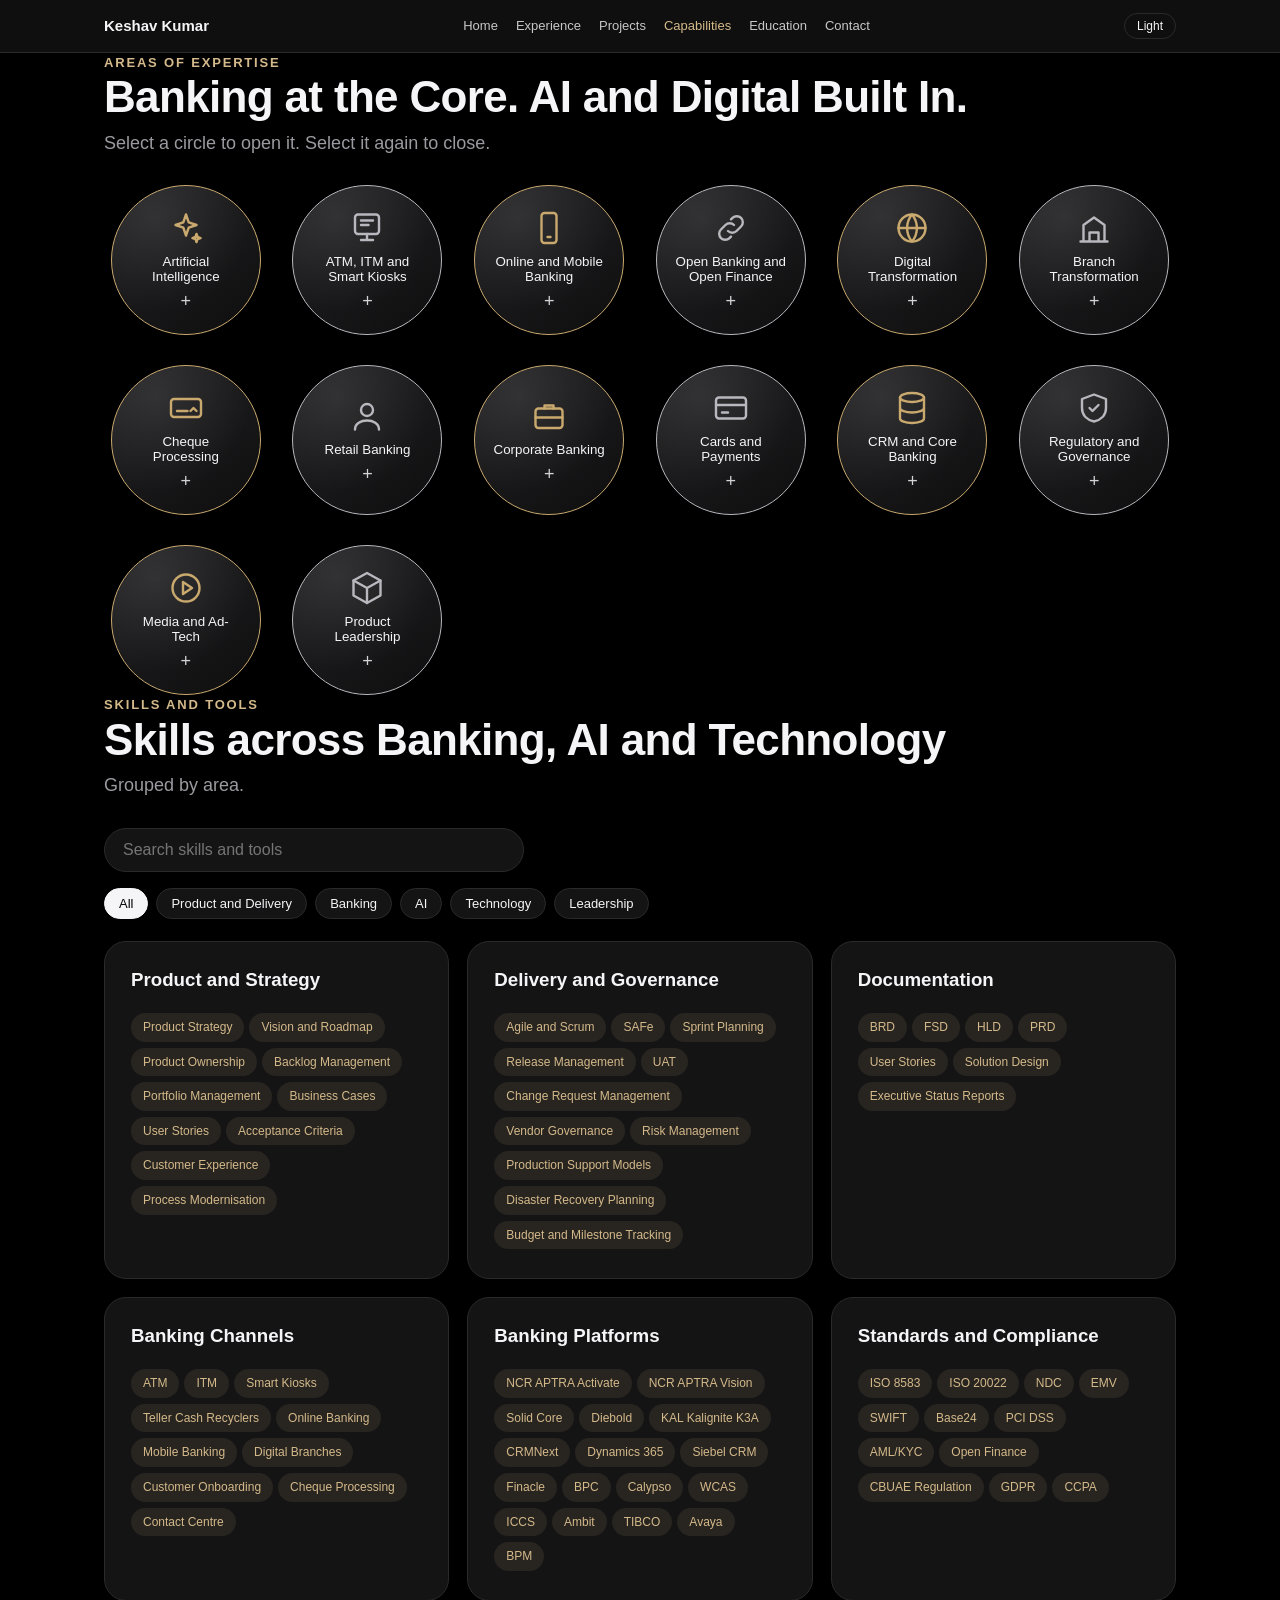
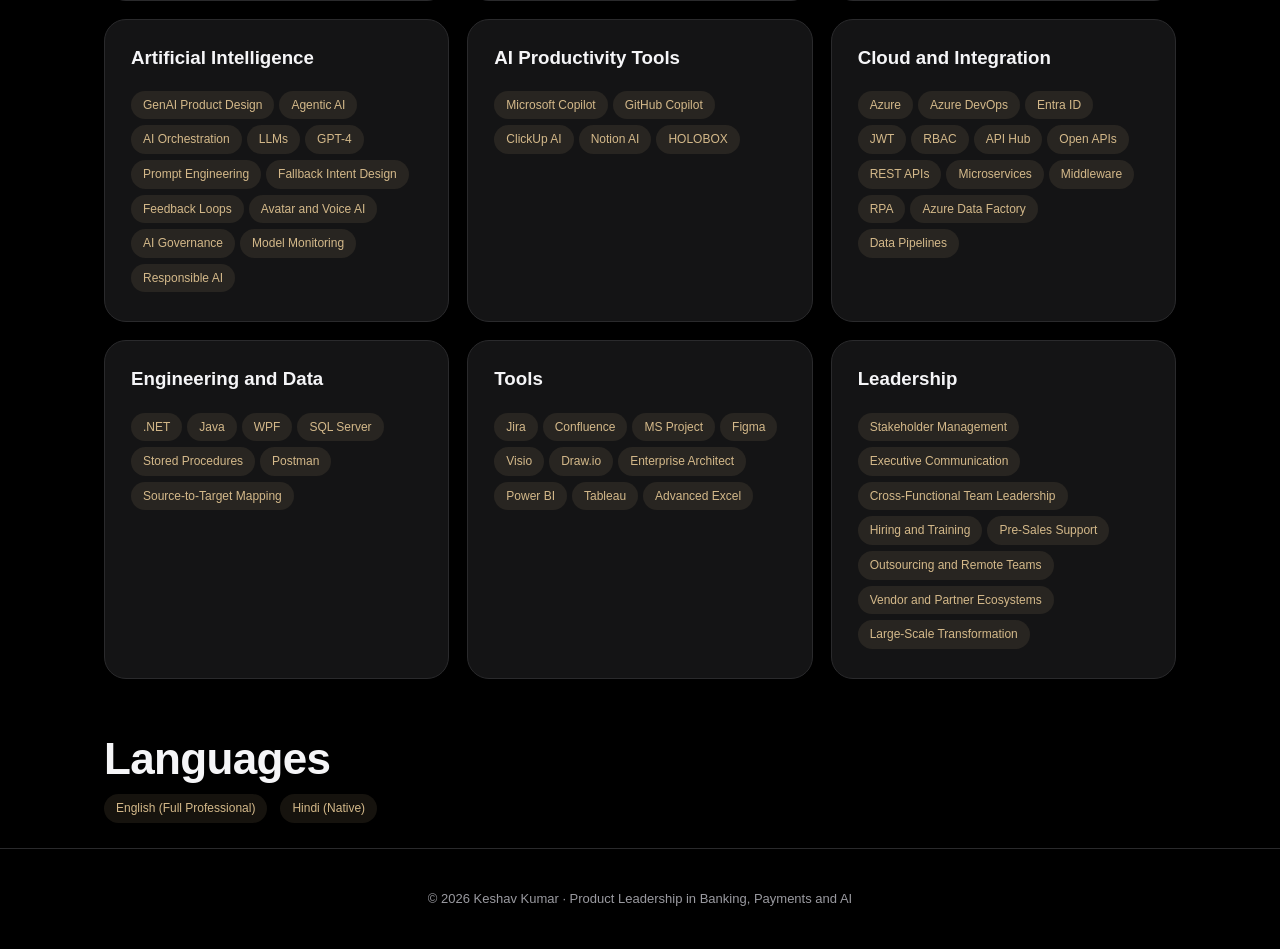
<file: capabilities.html>
<!DOCTYPE html>
<html lang="en" data-theme="dark"><head><meta charset="utf-8"><meta name="viewport" content="width=device-width,initial-scale=1">
<title>Capabilities | Keshav Kumar</title><meta name="description" content="Areas of expertise and skills across banking, AI, technology, product and leadership.">
<link rel="stylesheet" href="assets/style.css"></head>
<body>
<nav class="top"><div class="wrap"><a class="brand" href="index.html">Keshav Kumar</a><div class="links"><a href="index.html">Home</a><a href="experience.html">Experience</a><a href="projects.html">Projects</a><a href="capabilities.html" class="active">Capabilities</a><a href="education.html">Education</a><a href="contact.html">Contact</a></div><button class="toggle" id="themeToggle" type="button">Light</button></div></nav>

<section class="wrap">
  <div class="eyebrow reveal">Areas of Expertise</div>
  <h2 class="section reveal">Banking at the Core. AI and Digital Built In.</h2>
  <p class="sub reveal">Select a circle to open it. Select it again to close.</p>
  <div class="orbs"><button class="orb reveal" type="button" style="--c1:#5e5ce6;--c2:#bf5af2" data-src="src-ai" aria-expanded="false" aria-controls="orbPanel"><svg viewBox="0 0 24 24" aria-hidden="true"><path d="M12 3l1.8 5.2L19 10l-5.2 1.8L12 17l-1.8-5.2L5 10l5.2-1.8z"/><path d="M19 16l.7 2 2 .7-2 .7-.7 2-.7-2-2-.7 2-.7z"/></svg><span>Artificial Intelligence</span><span class="plus">+</span></button><button class="orb reveal" type="button" style="--c1:#0a84ff;--c2:#64d2ff" data-src="src-atm" aria-expanded="false" aria-controls="orbPanel"><svg viewBox="0 0 24 24" aria-hidden="true"><rect x="4" y="3" width="16" height="13" rx="2"/><path d="M8 7h8M8 10h5M12 16v4M8 20h8"/></svg><span>ATM, ITM and Smart Kiosks</span><span class="plus">+</span></button><button class="orb reveal" type="button" style="--c1:#30d158;--c2:#66d4cf" data-src="src-mobile" aria-expanded="false" aria-controls="orbPanel"><svg viewBox="0 0 24 24" aria-hidden="true"><rect x="7" y="2" width="10" height="20" rx="2"/><path d="M11 18h2"/></svg><span>Online and Mobile Banking</span><span class="plus">+</span></button><button class="orb reveal" type="button" style="--c1:#64d2ff;--c2:#0a84ff" data-src="src-open" aria-expanded="false" aria-controls="orbPanel"><svg viewBox="0 0 24 24" aria-hidden="true"><path d="M10 14a4 4 0 005.7 0l3-3a4 4 0 00-5.7-5.7l-1 1"/><path d="M14 10a4 4 0 00-5.7 0l-3 3a4 4 0 005.7 5.7l1-1"/></svg><span>Open Banking and Open Finance</span><span class="plus">+</span></button><button class="orb reveal" type="button" style="--c1:#ff9f0a;--c2:#ffd60a" data-src="src-digital" aria-expanded="false" aria-controls="orbPanel"><svg viewBox="0 0 24 24" aria-hidden="true"><circle cx="12" cy="12" r="9"/><path d="M3 12h18M12 3a14 14 0 010 18M12 3a14 14 0 000 18"/></svg><span>Digital Transformation</span><span class="plus">+</span></button><button class="orb reveal" type="button" style="--c1:#ff375f;--c2:#ff9f0a" data-src="src-branch" aria-expanded="false" aria-controls="orbPanel"><svg viewBox="0 0 24 24" aria-hidden="true"><path d="M3 21h18M5 21V10l7-5 7 5v11M9 21v-6h6v6"/></svg><span>Branch Transformation</span><span class="plus">+</span></button><button class="orb reveal" type="button" style="--c1:#ac8e68;--c2:#ffd60a" data-src="src-cheque" aria-expanded="false" aria-controls="orbPanel"><svg viewBox="0 0 24 24" aria-hidden="true"><rect x="2" y="6" width="20" height="12" rx="2"/><path d="M6 14h7M15 14l2-2 2 2"/></svg><span>Cheque Processing</span><span class="plus">+</span></button><button class="orb reveal" type="button" style="--c1:#0a84ff;--c2:#5e5ce6" data-src="src-retail" aria-expanded="false" aria-controls="orbPanel"><svg viewBox="0 0 24 24" aria-hidden="true"><circle cx="12" cy="8" r="4"/><path d="M4 21c0-4 4-6 8-6s8 2 8 6"/></svg><span>Retail Banking</span><span class="plus">+</span></button><button class="orb reveal" type="button" style="--c1:#636366;--c2:#8e8e93" data-src="src-corporate" aria-expanded="false" aria-controls="orbPanel"><svg viewBox="0 0 24 24" aria-hidden="true"><rect x="3" y="7" width="18" height="13" rx="2"/><path d="M9 7V5h6v2M3 13h18"/></svg><span>Corporate Banking</span><span class="plus">+</span></button><button class="orb reveal" type="button" style="--c1:#bf5af2;--c2:#ff375f" data-src="src-payments" aria-expanded="false" aria-controls="orbPanel"><svg viewBox="0 0 24 24" aria-hidden="true"><rect x="2" y="5" width="20" height="14" rx="2"/><path d="M2 10h20M6 15h4"/></svg><span>Cards and Payments</span><span class="plus">+</span></button><button class="orb reveal" type="button" style="--c1:#32ade6;--c2:#30d158" data-src="src-crm" aria-expanded="false" aria-controls="orbPanel"><svg viewBox="0 0 24 24" aria-hidden="true"><ellipse cx="12" cy="5" rx="8" ry="3"/><path d="M4 5v14c0 1.7 3.6 3 8 3s8-1.3 8-3V5M4 12c0 1.7 3.6 3 8 3s8-1.3 8-3"/></svg><span>CRM and Core Banking</span><span class="plus">+</span></button><button class="orb reveal" type="button" style="--c1:#30d158;--c2:#0a84ff" data-src="src-gov" aria-expanded="false" aria-controls="orbPanel"><svg viewBox="0 0 24 24" aria-hidden="true"><path d="M12 3l8 3v6c0 5-3.5 8-8 9-4.5-1-8-4-8-9V6z"/><path d="M9 12l2 2 4-4"/></svg><span>Regulatory and Governance</span><span class="plus">+</span></button><button class="orb reveal" type="button" style="--c1:#ff9f0a;--c2:#ff375f" data-src="src-media" aria-expanded="false" aria-controls="orbPanel"><svg viewBox="0 0 24 24" aria-hidden="true"><circle cx="12" cy="12" r="9"/><path d="M10 8l6 4-6 4z"/></svg><span>Media and Ad-Tech</span><span class="plus">+</span></button><button class="orb reveal" type="button" style="--c1:#5e5ce6;--c2:#0a84ff" data-src="src-product" aria-expanded="false" aria-controls="orbPanel"><svg viewBox="0 0 24 24" aria-hidden="true"><path d="M12 2l9 5v10l-9 5-9-5V7z"/><path d="M3 7l9 5 9-5M12 12v10"/></svg><span>Product Leadership</span><span class="plus">+</span></button></div>
  <div class="orb-panel" id="orbPanel" aria-live="polite"></div>
  <div class="orb-src" id="src-ai"><div class="inner"><div class="mini"><svg viewBox="0 0 24 24" aria-hidden="true"><path d="M12 3l1.8 5.2L19 10l-5.2 1.8L12 17l-1.8-5.2L5 10l5.2-1.8z"/><path d="M19 16l.7 2 2 .7-2 .7-.7 2-.7-2-2-.7 2-.7z"/></svg></div><div><button class="closer" type="button" aria-label="Close">×</button><h3 style="margin:4px 0 10px;font-size:28px">Artificial Intelligence</h3><p style="font-size:17px">Agentic AI, GenAI assistants and AI orchestration, designed with clear quality targets, fallback to people and governance from the start. Work includes MAIA at Publicis, HOLOBOX at Ajman Bank and GenAI copilots at ADIB.</p><div><span class="tag ">Agentic AI</span><span class="tag ">AI Orchestration</span><span class="tag ">GPT-4</span><span class="tag ">LLM Copilots</span><span class="tag ">Prompt Engineering</span><span class="tag ">Voice and Video AI</span><span class="tag ">Responsible AI</span></div></div></div></div><div class="orb-src" id="src-atm"><div class="inner"><div class="mini"><svg viewBox="0 0 24 24" aria-hidden="true"><rect x="4" y="3" width="16" height="13" rx="2"/><path d="M8 7h8M8 10h5M12 16v4M8 20h8"/></svg></div><div><button class="closer" type="button" aria-label="Close">×</button><h3 style="margin:4px 0 10px;font-size:28px">ATM, ITM and Smart Kiosks</h3><p style="font-size:17px">Architected ATM, ITM and smart kiosk solutions with robots for financial and non-financial transactions. Worked with all three major self-service platforms: NCR (main), Diebold and KAL.</p><div><span class="tag ">NCR APTRA Activate</span><span class="tag ">NCR APTRA Vision</span><span class="tag ">Diebold</span><span class="tag ">KAL Kalignite K3A</span><span class="tag ">Cash Recycling</span><span class="tag ">Smart Kiosks</span><span class="tag ">Robotics</span></div></div></div></div><div class="orb-src" id="src-mobile"><div class="inner"><div class="mini"><svg viewBox="0 0 24 24" aria-hidden="true"><rect x="7" y="2" width="10" height="20" rx="2"/><path d="M11 18h2"/></svg></div><div><button class="closer" type="button" aria-label="Close">×</button><h3 style="margin:4px 0 10px;font-size:28px">Online and Mobile Banking</h3><p style="font-size:17px">Online and mobile banking products focused on customer onboarding: digital onboarding journeys, QR workflows, SMS alerts, card status and secure transaction controls.</p><div><span class="tag ">Customer Onboarding</span><span class="tag ">Mobile Banking</span><span class="tag ">Online Banking</span><span class="tag ">QR Workflows</span><span class="tag ">SMS Alerts</span></div></div></div></div><div class="orb-src" id="src-open"><div class="inner"><div class="mini"><svg viewBox="0 0 24 24" aria-hidden="true"><path d="M10 14a4 4 0 005.7 0l3-3a4 4 0 00-5.7-5.7l-1 1"/><path d="M14 10a4 4 0 00-5.7 0l-3 3a4 4 0 005.7 5.7l1-1"/></svg></div><div><button class="closer" type="button" aria-label="Close">×</button><h3 style="margin:4px 0 10px;font-size:28px">Open Banking and Open Finance</h3><p style="font-size:17px">Open Banking readiness under the CBUAE Open Finance Regulation, including integration with Nebras, the central Open Finance platform, for consent-based data sharing and payment initiation.</p><div><span class="tag ">Open Banking</span><span class="tag ">Open Finance</span><span class="tag ">Nebras</span><span class="tag ">Al Tareq</span><span class="tag ">CBUAE</span><span class="tag ">Open APIs</span></div></div></div></div><div class="orb-src" id="src-digital"><div class="inner"><div class="mini"><svg viewBox="0 0 24 24" aria-hidden="true"><circle cx="12" cy="12" r="9"/><path d="M3 12h18M12 3a14 14 0 010 18M12 3a14 14 0 000 18"/></svg></div><div><button class="closer" type="button" aria-label="Close">×</button><h3 style="margin:4px 0 10px;font-size:28px">Digital Transformation</h3><p style="font-size:17px">Branch digitisation, paperless operations and enterprise platform integration across banks in India, South Africa and the UAE.</p><div><span class="tag ">Digitisation</span><span class="tag ">Paperless Operations</span><span class="tag ">Microservices</span><span class="tag ">Open APIs</span><span class="tag ">Process Modernisation</span></div></div></div></div><div class="orb-src" id="src-branch"><div class="inner"><div class="mini"><svg viewBox="0 0 24 24" aria-hidden="true"><path d="M3 21h18M5 21V10l7-5 7 5v11M9 21v-6h6v6"/></svg></div><div><button class="closer" type="button" aria-label="Close">×</button><h3 style="margin:4px 0 10px;font-size:28px">Branch Transformation</h3><p style="font-size:17px">Digital branches with ITMs, integrated onboarding and self-service. The ITM onboarding programme at Emirates NBD was recognised by the CIO.</p><div><span class="tag ">Digital Branches</span><span class="tag ">ITM Onboarding</span><span class="tag ">Self-Service</span><span class="tag ">Avaya</span><span class="tag ">BPM</span></div></div></div></div><div class="orb-src" id="src-cheque"><div class="inner"><div class="mini"><svg viewBox="0 0 24 24" aria-hidden="true"><rect x="2" y="6" width="20" height="12" rx="2"/><path d="M6 14h7M15 14l2-2 2 2"/></svg></div><div><button class="closer" type="button" aria-label="Close">×</button><h3 style="margin:4px 0 10px;font-size:28px">Cheque Processing</h3><p style="font-size:17px">Cheque processing systems as part of banking operations and channel transformation.</p><div><span class="tag ">Cheque Processing</span><span class="tag ">Operations</span><span class="tag ">Reconciliation</span></div></div></div></div><div class="orb-src" id="src-retail"><div class="inner"><div class="mini"><svg viewBox="0 0 24 24" aria-hidden="true"><circle cx="12" cy="8" r="4"/><path d="M4 21c0-4 4-6 8-6s8 2 8 6"/></svg></div><div><button class="closer" type="button" aria-label="Close">×</button><h3 style="margin:4px 0 10px;font-size:28px">Retail Banking</h3><p style="font-size:17px">Branches, ATM and ITM, cards, online and mobile banking and CRM at ADIB, Emirates NBD, HSBC, Ajman Bank and five South African banks.</p><div><span class="tag ">Retail Banking</span><span class="tag ">Branches</span><span class="tag ">Cards</span><span class="tag ">CRM</span></div></div></div></div><div class="orb-src" id="src-corporate"><div class="inner"><div class="mini"><svg viewBox="0 0 24 24" aria-hidden="true"><rect x="3" y="7" width="18" height="13" rx="2"/><path d="M9 7V5h6v2M3 13h18"/></svg></div><div><button class="closer" type="button" aria-label="Close">×</button><h3 style="margin:4px 0 10px;font-size:28px">Corporate Banking</h3><p style="font-size:17px">Corporate and institutional platforms at Commercial Bank of Dubai: Calypso, WCAS, the Vendor CR Portal and ADX integrations.</p><div><span class="tag ">Corporate Banking</span><span class="tag ">Calypso</span><span class="tag ">WCAS</span><span class="tag ">ADX</span></div></div></div></div><div class="orb-src" id="src-payments"><div class="inner"><div class="mini"><svg viewBox="0 0 24 24" aria-hidden="true"><rect x="2" y="5" width="20" height="14" rx="2"/><path d="M2 10h20M6 15h4"/></svg></div><div><button class="closer" type="button" aria-label="Close">×</button><h3 style="margin:4px 0 10px;font-size:28px">Cards and Payments</h3><p style="font-size:17px">Card, switch and payment flows with reconciliation across channels.</p><div><span class="tag ">ISO 8583</span><span class="tag ">ISO 20022</span><span class="tag ">NDC</span><span class="tag ">EMV</span><span class="tag ">SWIFT</span><span class="tag ">Base24</span><span class="tag ">PCI DSS</span></div></div></div></div><div class="orb-src" id="src-crm"><div class="inner"><div class="mini"><svg viewBox="0 0 24 24" aria-hidden="true"><ellipse cx="12" cy="5" rx="8" ry="3"/><path d="M4 5v14c0 1.7 3.6 3 8 3s8-1.3 8-3V5M4 12c0 1.7 3.6 3 8 3s8-1.3 8-3"/></svg></div><div><button class="closer" type="button" aria-label="Close">×</button><h3 style="margin:4px 0 10px;font-size:28px">CRM and Core Banking</h3><p style="font-size:17px">First CRM rollout and Dynamics 365 migration at ADIB, Siebel and Finacle integration at Emirates NBD, and the IBM to BPC core migration for HSBC UK.</p><div><span class="tag ">CRMNext</span><span class="tag ">Dynamics 365</span><span class="tag ">Siebel</span><span class="tag ">Finacle</span><span class="tag ">BPC</span><span class="tag ">Core Banking Migration</span></div></div></div></div><div class="orb-src" id="src-gov"><div class="inner"><div class="mini"><svg viewBox="0 0 24 24" aria-hidden="true"><path d="M12 3l8 3v6c0 5-3.5 8-8 9-4.5-1-8-4-8-9V6z"/><path d="M9 12l2 2 4-4"/></svg></div><div><button class="closer" type="button" aria-label="Close">×</button><h3 style="margin:4px 0 10px;font-size:28px">Regulatory and Governance</h3><p style="font-size:17px">Central Bank transaction freeze across all payment channels, AML and KYC, vendor change control and AI governance aligned with CBUAE, GDPR and CCPA.</p><div><span class="tag ">Regulatory Compliance</span><span class="tag ">AML/KYC</span><span class="tag ">CBUAE</span><span class="tag ">GDPR</span><span class="tag ">CCPA</span><span class="tag ">Vendor Governance</span></div></div></div></div><div class="orb-src" id="src-media"><div class="inner"><div class="mini"><svg viewBox="0 0 24 24" aria-hidden="true"><circle cx="12" cy="12" r="9"/><path d="M10 8l6 4-6 4z"/></svg></div><div><button class="closer" type="button" aria-label="Close">×</button><h3 style="margin:4px 0 10px;font-size:28px">Media and Ad-Tech</h3><p style="font-size:17px">Agentic automation of media buying at Publicis: insertion orders, Direct IO and Programmatic Guaranteed buying across 14+ DSPs and vendors.</p><div><span class="tag ">Programmatic Buying</span><span class="tag ">DSP Integration</span><span class="tag ">Prisma</span><span class="tag ">Data Pipelines</span></div></div></div></div><div class="orb-src" id="src-product"><div class="inner"><div class="mini"><svg viewBox="0 0 24 24" aria-hidden="true"><path d="M12 2l9 5v10l-9 5-9-5V7z"/><path d="M3 7l9 5 9-5M12 12v10"/></svg></div><div><button class="closer" type="button" aria-label="Close">×</button><h3 style="margin:4px 0 10px;font-size:28px">Product Leadership</h3><p style="font-size:17px">Product strategy, roadmaps and backlog ownership, Agile delivery and executive stakeholder leadership across cross-functional teams of up to 30.</p><div><span class="tag ">Product Strategy</span><span class="tag ">Roadmaps</span><span class="tag ">Agile Delivery</span><span class="tag ">Stakeholder Management</span></div></div></div></div>
</section>
<section class="wrap">
  <div class="eyebrow reveal">Skills and Tools</div>
  <h2 class="section reveal">Skills across Banking, AI and Technology</h2>
  <p class="sub reveal">Grouped by area.</p>
  <input class="search" id="search" type="search" placeholder="Search skills and tools">
  <div class="chips"><button class="chip on" data-filter="all">All</button><button class="chip" data-filter="product">Product and Delivery</button><button class="chip" data-filter="banking">Banking</button><button class="chip" data-filter="ai">AI</button><button class="chip" data-filter="tech">Technology</button><button class="chip" data-filter="leadership">Leadership</button></div>
  <div class="grid" style="grid-template-columns:repeat(auto-fit,minmax(300px,1fr))"><div class="card reveal" data-filterable data-tags="product"><h3 style="margin-top:0">Product and Strategy</h3><span class="tag ">Product Strategy</span><span class="tag ">Vision and Roadmap</span><span class="tag ">Product Ownership</span><span class="tag ">Backlog Management</span><span class="tag ">Portfolio Management</span><span class="tag ">Business Cases</span><span class="tag ">User Stories</span><span class="tag ">Acceptance Criteria</span><span class="tag ">Customer Experience</span><span class="tag ">Process Modernisation</span></div><div class="card reveal" data-filterable data-tags="product"><h3 style="margin-top:0">Delivery and Governance</h3><span class="tag ">Agile and Scrum</span><span class="tag ">SAFe</span><span class="tag ">Sprint Planning</span><span class="tag ">Release Management</span><span class="tag ">UAT</span><span class="tag ">Change Request Management</span><span class="tag ">Vendor Governance</span><span class="tag ">Risk Management</span><span class="tag ">Production Support Models</span><span class="tag ">Disaster Recovery Planning</span><span class="tag ">Budget and Milestone Tracking</span></div><div class="card reveal" data-filterable data-tags="product"><h3 style="margin-top:0">Documentation</h3><span class="tag ">BRD</span><span class="tag ">FSD</span><span class="tag ">HLD</span><span class="tag ">PRD</span><span class="tag ">User Stories</span><span class="tag ">Solution Design</span><span class="tag ">Executive Status Reports</span></div><div class="card reveal" data-filterable data-tags="banking"><h3 style="margin-top:0">Banking Channels</h3><span class="tag ">ATM</span><span class="tag ">ITM</span><span class="tag ">Smart Kiosks</span><span class="tag ">Teller Cash Recyclers</span><span class="tag ">Online Banking</span><span class="tag ">Mobile Banking</span><span class="tag ">Digital Branches</span><span class="tag ">Customer Onboarding</span><span class="tag ">Cheque Processing</span><span class="tag ">Contact Centre</span></div><div class="card reveal" data-filterable data-tags="banking"><h3 style="margin-top:0">Banking Platforms</h3><span class="tag ">NCR APTRA Activate</span><span class="tag ">NCR APTRA Vision</span><span class="tag ">Solid Core</span><span class="tag ">Diebold</span><span class="tag ">KAL Kalignite K3A</span><span class="tag ">CRMNext</span><span class="tag ">Dynamics 365</span><span class="tag ">Siebel CRM</span><span class="tag ">Finacle</span><span class="tag ">BPC</span><span class="tag ">Calypso</span><span class="tag ">WCAS</span><span class="tag ">ICCS</span><span class="tag ">Ambit</span><span class="tag ">TIBCO</span><span class="tag ">Avaya</span><span class="tag ">BPM</span></div><div class="card reveal" data-filterable data-tags="banking"><h3 style="margin-top:0">Standards and Compliance</h3><span class="tag ">ISO 8583</span><span class="tag ">ISO 20022</span><span class="tag ">NDC</span><span class="tag ">EMV</span><span class="tag ">SWIFT</span><span class="tag ">Base24</span><span class="tag ">PCI DSS</span><span class="tag ">AML/KYC</span><span class="tag ">Open Finance</span><span class="tag ">CBUAE Regulation</span><span class="tag ">GDPR</span><span class="tag ">CCPA</span></div><div class="card reveal" data-filterable data-tags="ai"><h3 style="margin-top:0">Artificial Intelligence</h3><span class="tag ">GenAI Product Design</span><span class="tag ">Agentic AI</span><span class="tag ">AI Orchestration</span><span class="tag ">LLMs</span><span class="tag ">GPT-4</span><span class="tag ">Prompt Engineering</span><span class="tag ">Fallback Intent Design</span><span class="tag ">Feedback Loops</span><span class="tag ">Avatar and Voice AI</span><span class="tag ">AI Governance</span><span class="tag ">Model Monitoring</span><span class="tag ">Responsible AI</span></div><div class="card reveal" data-filterable data-tags="ai"><h3 style="margin-top:0">AI Productivity Tools</h3><span class="tag ">Microsoft Copilot</span><span class="tag ">GitHub Copilot</span><span class="tag ">ClickUp AI</span><span class="tag ">Notion AI</span><span class="tag ">HOLOBOX</span></div><div class="card reveal" data-filterable data-tags="tech"><h3 style="margin-top:0">Cloud and Integration</h3><span class="tag ">Azure</span><span class="tag ">Azure DevOps</span><span class="tag ">Entra ID</span><span class="tag ">JWT</span><span class="tag ">RBAC</span><span class="tag ">API Hub</span><span class="tag ">Open APIs</span><span class="tag ">REST APIs</span><span class="tag ">Microservices</span><span class="tag ">Middleware</span><span class="tag ">RPA</span><span class="tag ">Azure Data Factory</span><span class="tag ">Data Pipelines</span></div><div class="card reveal" data-filterable data-tags="tech"><h3 style="margin-top:0">Engineering and Data</h3><span class="tag ">.NET</span><span class="tag ">Java</span><span class="tag ">WPF</span><span class="tag ">SQL Server</span><span class="tag ">Stored Procedures</span><span class="tag ">Postman</span><span class="tag ">Source-to-Target Mapping</span></div><div class="card reveal" data-filterable data-tags="tech"><h3 style="margin-top:0">Tools</h3><span class="tag ">Jira</span><span class="tag ">Confluence</span><span class="tag ">MS Project</span><span class="tag ">Figma</span><span class="tag ">Visio</span><span class="tag ">Draw.io</span><span class="tag ">Enterprise Architect</span><span class="tag ">Power BI</span><span class="tag ">Tableau</span><span class="tag ">Advanced Excel</span></div><div class="card reveal" data-filterable data-tags="leadership"><h3 style="margin-top:0">Leadership</h3><span class="tag ">Stakeholder Management</span><span class="tag ">Executive Communication</span><span class="tag ">Cross-Functional Team Leadership</span><span class="tag ">Hiring and Training</span><span class="tag ">Pre-Sales Support</span><span class="tag ">Outsourcing and Remote Teams</span><span class="tag ">Vendor and Partner Ecosystems</span><span class="tag ">Large-Scale Transformation</span></div></div>
  <p id="empty" class="meta hidden">No skills match this search.</p>
  <h2 class="section reveal" style="margin-top:56px">Languages</h2>
  <div class="chips reveal"><span class="tag ">English (Full Professional)</span><span class="tag ">Hindi (Native)</span></div>
</section>
<footer><div class="wrap">© 2026 Keshav Kumar · Product Leadership in Banking, Payments and AI </div></footer>
<script src="assets/main.js"></script></body></html>
</file>
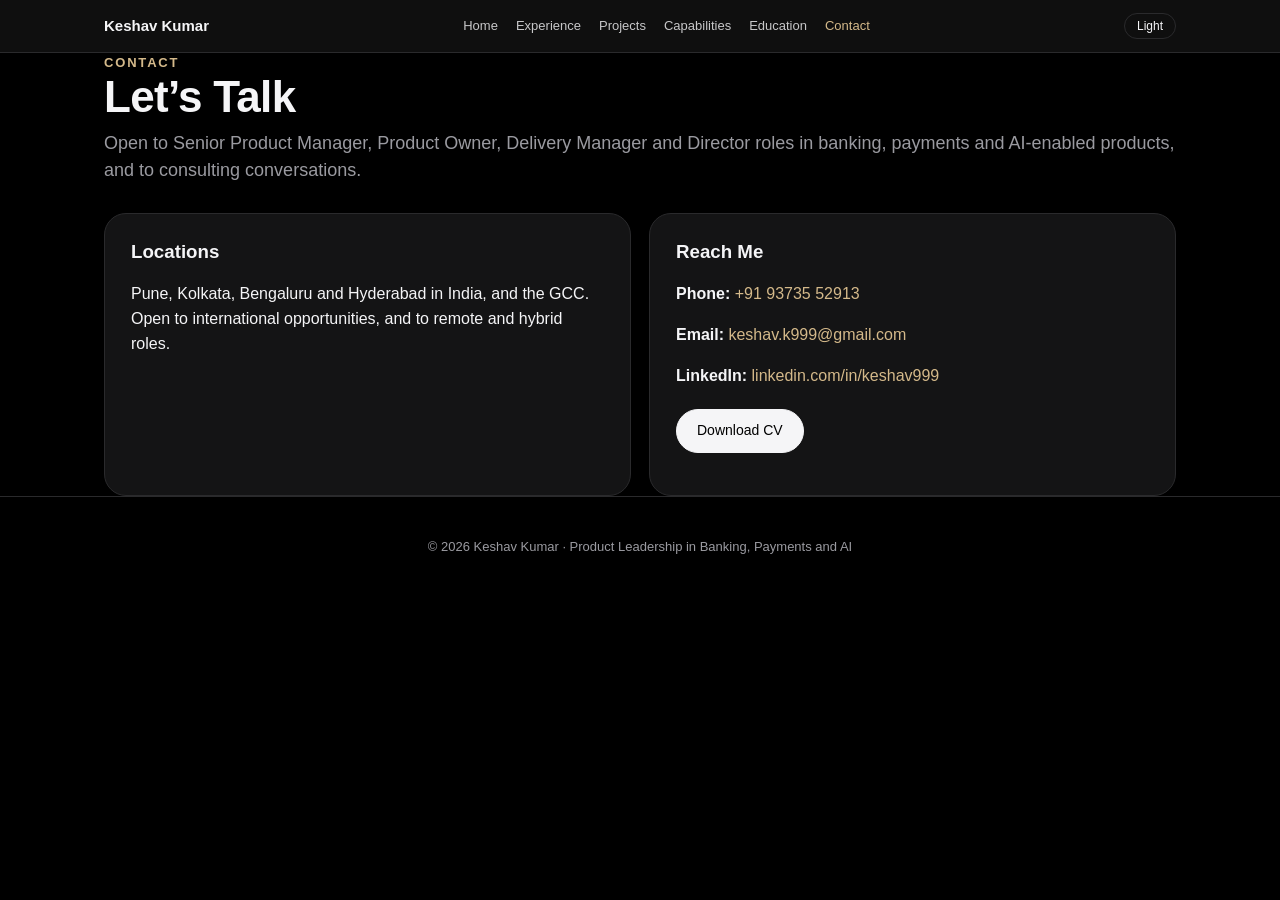
<file: contact.html>
<!DOCTYPE html>
<html lang="en" data-theme="dark"><head><meta charset="utf-8"><meta name="viewport" content="width=device-width,initial-scale=1">
<title>Contact | Keshav Kumar</title><meta name="description" content="Contact Keshav Kumar for product leadership roles in banking, payments and AI.">
<link rel="stylesheet" href="assets/style.css"></head>
<body>
<nav class="top"><div class="wrap"><a class="brand" href="index.html">Keshav Kumar</a><div class="links"><a href="index.html">Home</a><a href="experience.html">Experience</a><a href="projects.html">Projects</a><a href="capabilities.html">Capabilities</a><a href="education.html">Education</a><a href="contact.html" class="active">Contact</a></div><button class="toggle" id="themeToggle" type="button">Light</button></div></nav>

<section class="wrap">
  <div class="eyebrow reveal">Contact</div>
  <h2 class="section reveal">Let’s Talk</h2>
  <p class="sub reveal">Open to Senior Product Manager, Product Owner, Delivery Manager and Director roles in banking, payments and AI-enabled products, and to consulting conversations.</p>
  <div class="split">
    <div class="card reveal"><h3 style="margin-top:0">Locations</h3><p>Pune, Kolkata, Bengaluru and Hyderabad in India, and the GCC. Open to international opportunities, and to remote and hybrid roles.</p></div>
    <div class="card reveal"><h3 style="margin-top:0">Reach Me</h3>
      <p><strong>Phone:</strong> <a href="tel:+919373552913">+91 93735 52913</a></p>
      <p><strong>Email:</strong> <a href="mailto:keshav.k999@gmail.com">keshav.k999@gmail.com</a></p>
      <p><strong>LinkedIn:</strong> <a href="https://www.linkedin.com/in/keshav999" target="_blank" rel="noopener">linkedin.com/in/keshav999</a></p>
      <p style="margin-top:20px"><a class="btn" href="cv/Keshav_Kumar_CV.pdf" download="Keshav_Kumar_CV.pdf">Download CV</a></p>
    </div>
  </div>
</section>
<footer><div class="wrap">© 2026 Keshav Kumar · Product Leadership in Banking, Payments and AI </div></footer>
<script src="assets/main.js"></script></body></html>
</file>
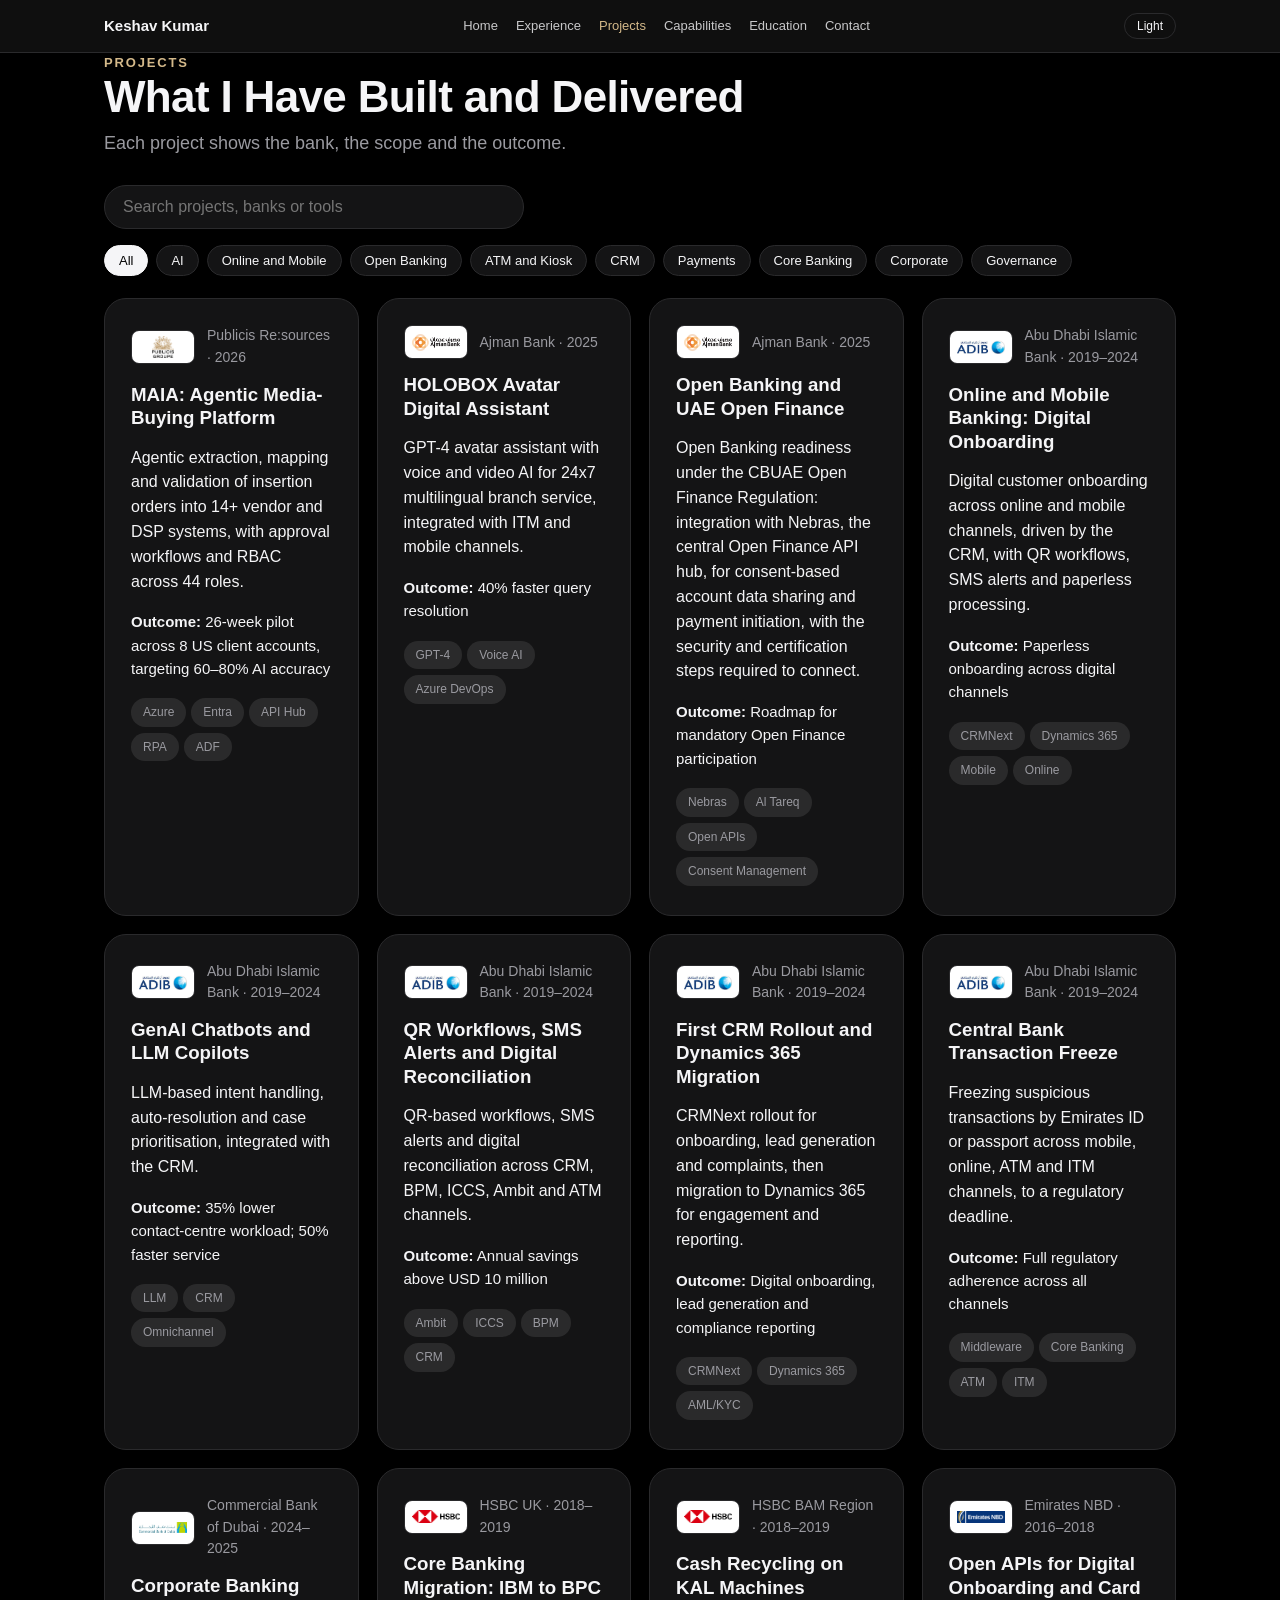
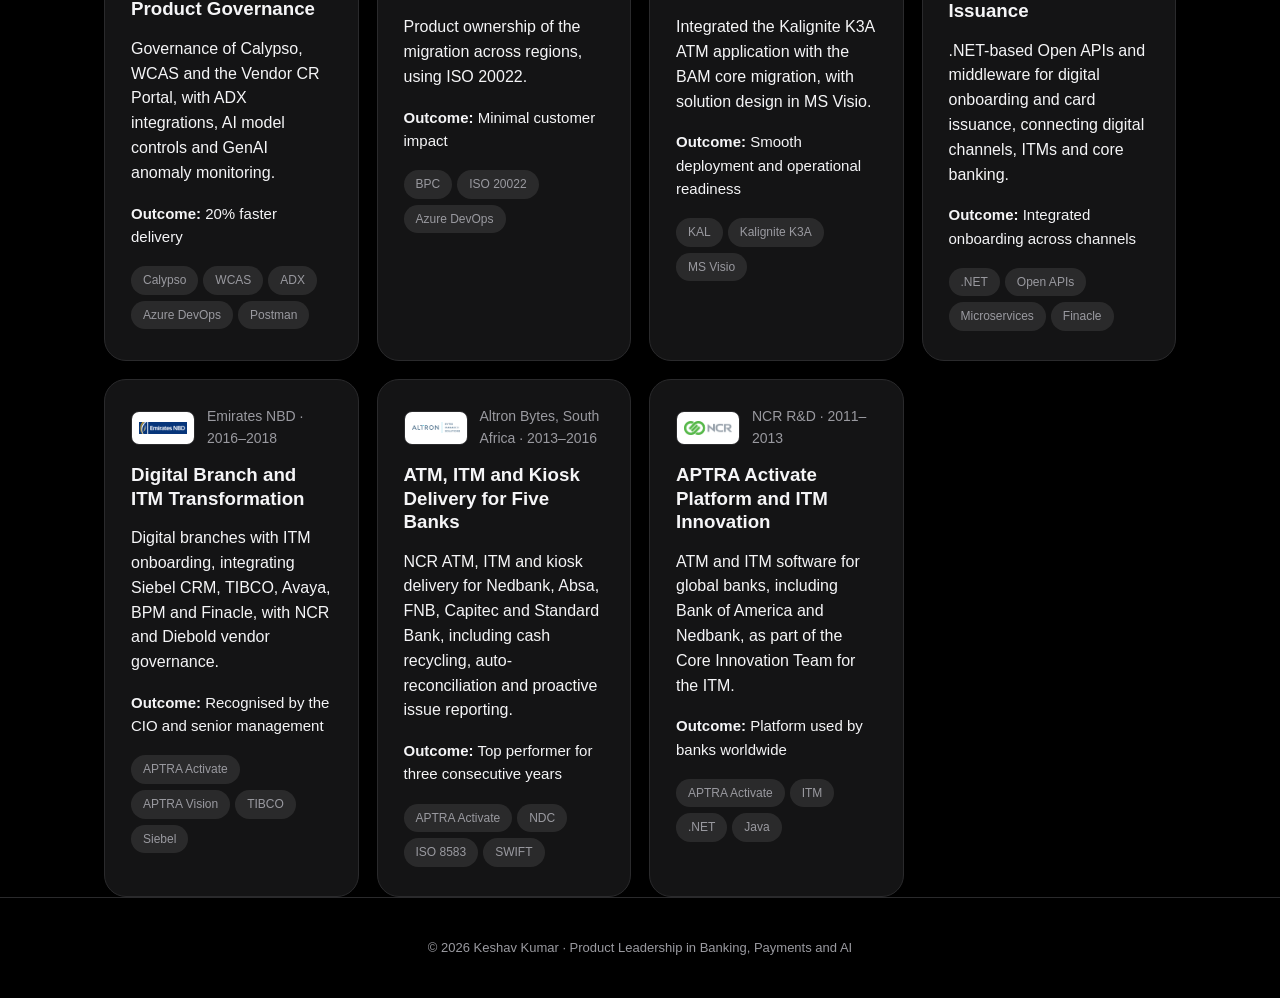
<file: projects.html>
<!DOCTYPE html>
<html lang="en" data-theme="dark"><head><meta charset="utf-8"><meta name="viewport" content="width=device-width,initial-scale=1">
<title>Projects | Keshav Kumar</title><meta name="description" content="Selected projects with bank, scope and outcomes.">
<link rel="stylesheet" href="assets/style.css"></head>
<body>
<nav class="top"><div class="wrap"><a class="brand" href="index.html">Keshav Kumar</a><div class="links"><a href="index.html">Home</a><a href="experience.html">Experience</a><a href="projects.html" class="active">Projects</a><a href="capabilities.html">Capabilities</a><a href="education.html">Education</a><a href="contact.html">Contact</a></div><button class="toggle" id="themeToggle" type="button">Light</button></div></nav>

<section class="wrap">
  <div class="eyebrow reveal">Projects</div>
  <h2 class="section reveal">What I Have Built and Delivered</h2>
  <p class="sub reveal">Each project shows the bank, the scope and the outcome.</p>
  <input class="search" id="search" type="search" placeholder="Search projects, banks or tools">
  <div class="chips">
    <button class="chip on" data-filter="all">All</button><button class="chip" data-filter="ai">AI</button><button class="chip" data-filter="digital">Online and Mobile</button><button class="chip" data-filter="open">Open Banking</button><button class="chip" data-filter="atm">ATM and Kiosk</button><button class="chip" data-filter="crm">CRM</button><button class="chip" data-filter="payments">Payments</button><button class="chip" data-filter="core-banking">Core Banking</button><button class="chip" data-filter="corporate">Corporate</button><button class="chip" data-filter="governance">Governance</button>
  </div>
  <div class="grid"><div class="card reveal" data-filterable data-tags="ai media"><div style="display:flex;gap:12px;align-items:center"><span class="logo sm" aria-hidden="true">PR<img src="assets/logos/publicis.png" alt="" loading="lazy" onerror="this.remove()"></span><div class="meta">Publicis Re:sources · 2026</div></div><h3 style="margin:14px 0 8px">MAIA: Agentic Media-Buying Platform</h3><p>Agentic extraction, mapping and validation of insertion orders into 14+ vendor and DSP systems, with approval workflows and RBAC across 44 roles.</p><p style="font-size:15px"><strong>Outcome:</strong> 26-week pilot across 8 US client accounts, targeting 60–80% AI accuracy</p><div><span class="tag grey">Azure</span><span class="tag grey">Entra</span><span class="tag grey">API Hub</span><span class="tag grey">RPA</span><span class="tag grey">ADF</span></div></div><div class="card reveal" data-filterable data-tags="ai retail digital"><div style="display:flex;gap:12px;align-items:center"><span class="logo sm" aria-hidden="true">AJ<img src="assets/logos/ajman.png" alt="" loading="lazy" onerror="this.remove()"></span><div class="meta">Ajman Bank · 2025</div></div><h3 style="margin:14px 0 8px">HOLOBOX Avatar Digital Assistant</h3><p>GPT-4 avatar assistant with voice and video AI for 24x7 multilingual branch service, integrated with ITM and mobile channels.</p><p style="font-size:15px"><strong>Outcome:</strong> 40% faster query resolution</p><div><span class="tag grey">GPT-4</span><span class="tag grey">Voice AI</span><span class="tag grey">Azure DevOps</span></div></div><div class="card reveal" data-filterable data-tags="open digital governance"><div style="display:flex;gap:12px;align-items:center"><span class="logo sm" aria-hidden="true">AJ<img src="assets/logos/ajman.png" alt="" loading="lazy" onerror="this.remove()"></span><div class="meta">Ajman Bank · 2025</div></div><h3 style="margin:14px 0 8px">Open Banking and UAE Open Finance</h3><p>Open Banking readiness under the CBUAE Open Finance Regulation: integration with Nebras, the central Open Finance API hub, for consent-based account data sharing and payment initiation, with the security and certification steps required to connect.</p><p style="font-size:15px"><strong>Outcome:</strong> Roadmap for mandatory Open Finance participation</p><div><span class="tag grey">Nebras</span><span class="tag grey">Al Tareq</span><span class="tag grey">Open APIs</span><span class="tag grey">Consent Management</span></div></div><div class="card reveal" data-filterable data-tags="digital retail crm"><div style="display:flex;gap:12px;align-items:center"><span class="logo sm" aria-hidden="true">AD<img src="assets/logos/adib.png" alt="" loading="lazy" onerror="this.remove()"></span><div class="meta">Abu Dhabi Islamic Bank · 2019–2024</div></div><h3 style="margin:14px 0 8px">Online and Mobile Banking: Digital Onboarding</h3><p>Digital customer onboarding across online and mobile channels, driven by the CRM, with QR workflows, SMS alerts and paperless processing.</p><p style="font-size:15px"><strong>Outcome:</strong> Paperless onboarding across digital channels</p><div><span class="tag grey">CRMNext</span><span class="tag grey">Dynamics 365</span><span class="tag grey">Mobile</span><span class="tag grey">Online</span></div></div><div class="card reveal" data-filterable data-tags="ai retail crm"><div style="display:flex;gap:12px;align-items:center"><span class="logo sm" aria-hidden="true">AD<img src="assets/logos/adib.png" alt="" loading="lazy" onerror="this.remove()"></span><div class="meta">Abu Dhabi Islamic Bank · 2019–2024</div></div><h3 style="margin:14px 0 8px">GenAI Chatbots and LLM Copilots</h3><p>LLM-based intent handling, auto-resolution and case prioritisation, integrated with the CRM.</p><p style="font-size:15px"><strong>Outcome:</strong> 35% lower contact-centre workload; 50% faster service</p><div><span class="tag grey">LLM</span><span class="tag grey">CRM</span><span class="tag grey">Omnichannel</span></div></div><div class="card reveal" data-filterable data-tags="digital payments retail"><div style="display:flex;gap:12px;align-items:center"><span class="logo sm" aria-hidden="true">AD<img src="assets/logos/adib.png" alt="" loading="lazy" onerror="this.remove()"></span><div class="meta">Abu Dhabi Islamic Bank · 2019–2024</div></div><h3 style="margin:14px 0 8px">QR Workflows, SMS Alerts and Digital Reconciliation</h3><p>QR-based workflows, SMS alerts and digital reconciliation across CRM, BPM, ICCS, Ambit and ATM channels.</p><p style="font-size:15px"><strong>Outcome:</strong> Annual savings above USD 10 million</p><div><span class="tag grey">Ambit</span><span class="tag grey">ICCS</span><span class="tag grey">BPM</span><span class="tag grey">CRM</span></div></div><div class="card reveal" data-filterable data-tags="crm retail"><div style="display:flex;gap:12px;align-items:center"><span class="logo sm" aria-hidden="true">AD<img src="assets/logos/adib.png" alt="" loading="lazy" onerror="this.remove()"></span><div class="meta">Abu Dhabi Islamic Bank · 2019–2024</div></div><h3 style="margin:14px 0 8px">First CRM Rollout and Dynamics 365 Migration</h3><p>CRMNext rollout for onboarding, lead generation and complaints, then migration to Dynamics 365 for engagement and reporting.</p><p style="font-size:15px"><strong>Outcome:</strong> Digital onboarding, lead generation and compliance reporting</p><div><span class="tag grey">CRMNext</span><span class="tag grey">Dynamics 365</span><span class="tag grey">AML/KYC</span></div></div><div class="card reveal" data-filterable data-tags="governance payments retail"><div style="display:flex;gap:12px;align-items:center"><span class="logo sm" aria-hidden="true">AD<img src="assets/logos/adib.png" alt="" loading="lazy" onerror="this.remove()"></span><div class="meta">Abu Dhabi Islamic Bank · 2019–2024</div></div><h3 style="margin:14px 0 8px">Central Bank Transaction Freeze</h3><p>Freezing suspicious transactions by Emirates ID or passport across mobile, online, ATM and ITM channels, to a regulatory deadline.</p><p style="font-size:15px"><strong>Outcome:</strong> Full regulatory adherence across all channels</p><div><span class="tag grey">Middleware</span><span class="tag grey">Core Banking</span><span class="tag grey">ATM</span><span class="tag grey">ITM</span></div></div><div class="card reveal" data-filterable data-tags="corporate governance ai"><div style="display:flex;gap:12px;align-items:center"><span class="logo sm" aria-hidden="true">CBD<img src="assets/logos/cbd.png" alt="" loading="lazy" onerror="this.remove()"></span><div class="meta">Commercial Bank of Dubai · 2024–2025</div></div><h3 style="margin:14px 0 8px">Corporate Banking Product Governance</h3><p>Governance of Calypso, WCAS and the Vendor CR Portal, with ADX integrations, AI model controls and GenAI anomaly monitoring.</p><p style="font-size:15px"><strong>Outcome:</strong> 20% faster delivery</p><div><span class="tag grey">Calypso</span><span class="tag grey">WCAS</span><span class="tag grey">ADX</span><span class="tag grey">Azure DevOps</span><span class="tag grey">Postman</span></div></div><div class="card reveal" data-filterable data-tags="core-banking retail"><div style="display:flex;gap:12px;align-items:center"><span class="logo sm" aria-hidden="true">HS<img src="assets/logos/hsbc.png" alt="" loading="lazy" onerror="this.remove()"></span><div class="meta">HSBC UK · 2018–2019</div></div><h3 style="margin:14px 0 8px">Core Banking Migration: IBM to BPC</h3><p>Product ownership of the migration across regions, using ISO 20022.</p><p style="font-size:15px"><strong>Outcome:</strong> Minimal customer impact</p><div><span class="tag grey">BPC</span><span class="tag grey">ISO 20022</span><span class="tag grey">Azure DevOps</span></div></div><div class="card reveal" data-filterable data-tags="atm retail"><div style="display:flex;gap:12px;align-items:center"><span class="logo sm" aria-hidden="true">HS<img src="assets/logos/hsbc.png" alt="" loading="lazy" onerror="this.remove()"></span><div class="meta">HSBC BAM Region · 2018–2019</div></div><h3 style="margin:14px 0 8px">Cash Recycling on KAL Machines</h3><p>Integrated the Kalignite K3A ATM application with the BAM core migration, with solution design in MS Visio.</p><p style="font-size:15px"><strong>Outcome:</strong> Smooth deployment and operational readiness</p><div><span class="tag grey">KAL</span><span class="tag grey">Kalignite K3A</span><span class="tag grey">MS Visio</span></div></div><div class="card reveal" data-filterable data-tags="digital payments retail"><div style="display:flex;gap:12px;align-items:center"><span class="logo sm" aria-hidden="true">EN<img src="assets/logos/enbd.png" alt="" loading="lazy" onerror="this.remove()"></span><div class="meta">Emirates NBD · 2016–2018</div></div><h3 style="margin:14px 0 8px">Open APIs for Digital Onboarding and Card Issuance</h3><p>.NET-based Open APIs and middleware for digital onboarding and card issuance, connecting digital channels, ITMs and core banking.</p><p style="font-size:15px"><strong>Outcome:</strong> Integrated onboarding across channels</p><div><span class="tag grey">.NET</span><span class="tag grey">Open APIs</span><span class="tag grey">Microservices</span><span class="tag grey">Finacle</span></div></div><div class="card reveal" data-filterable data-tags="atm digital retail"><div style="display:flex;gap:12px;align-items:center"><span class="logo sm" aria-hidden="true">EN<img src="assets/logos/enbd.png" alt="" loading="lazy" onerror="this.remove()"></span><div class="meta">Emirates NBD · 2016–2018</div></div><h3 style="margin:14px 0 8px">Digital Branch and ITM Transformation</h3><p>Digital branches with ITM onboarding, integrating Siebel CRM, TIBCO, Avaya, BPM and Finacle, with NCR and Diebold vendor governance.</p><p style="font-size:15px"><strong>Outcome:</strong> Recognised by the CIO and senior management</p><div><span class="tag grey">APTRA Activate</span><span class="tag grey">APTRA Vision</span><span class="tag grey">TIBCO</span><span class="tag grey">Siebel</span></div></div><div class="card reveal" data-filterable data-tags="atm retail"><div style="display:flex;gap:12px;align-items:center"><span class="logo sm" aria-hidden="true">AB<img src="assets/logos/altron.png" alt="" loading="lazy" onerror="this.remove()"></span><div class="meta">Altron Bytes, South Africa · 2013–2016</div></div><h3 style="margin:14px 0 8px">ATM, ITM and Kiosk Delivery for Five Banks</h3><p>NCR ATM, ITM and kiosk delivery for Nedbank, Absa, FNB, Capitec and Standard Bank, including cash recycling, auto-reconciliation and proactive issue reporting.</p><p style="font-size:15px"><strong>Outcome:</strong> Top performer for three consecutive years</p><div><span class="tag grey">APTRA Activate</span><span class="tag grey">NDC</span><span class="tag grey">ISO 8583</span><span class="tag grey">SWIFT</span></div></div><div class="card reveal" data-filterable data-tags="atm"><div style="display:flex;gap:12px;align-items:center"><span class="logo sm" aria-hidden="true">NCR<img src="assets/logos/ncr.png" alt="" loading="lazy" onerror="this.remove()"></span><div class="meta">NCR R&D · 2011–2013</div></div><h3 style="margin:14px 0 8px">APTRA Activate Platform and ITM Innovation</h3><p>ATM and ITM software for global banks, including Bank of America and Nedbank, as part of the Core Innovation Team for the ITM.</p><p style="font-size:15px"><strong>Outcome:</strong> Platform used by banks worldwide</p><div><span class="tag grey">APTRA Activate</span><span class="tag grey">ITM</span><span class="tag grey">.NET</span><span class="tag grey">Java</span></div></div></div>
  <p id="empty" class="meta hidden">No projects match this filter.</p>
</section>
<footer><div class="wrap">© 2026 Keshav Kumar · Product Leadership in Banking, Payments and AI </div></footer>
<script src="assets/main.js"></script></body></html>
</file>
<file: assets/style.css>
:root{--bg:#f5f5f7;--card:#fff;--ink:#1d1d1f;--muted:#6e6e73;--line:#e3e3e8;--accent:#8a6d3b;--gold:#b8955a;--silver:#8e8e93;--tagbg:rgba(184,149,90,.12);--mono:#ececf0;--orb1:#ffffff;--orb2:#ececf0;--oshadow:0 10px 24px rgba(0,0,0,.08);--dash:rgba(0,0,0,.18);--grad:linear-gradient(90deg,#8a6d3b,#b8955a 55%,#6e6e73);--nav:rgba(255,255,255,.75);--shadow:0 10px 30px rgba(0,0,0,.05);--r:22px}
[data-theme=dark]{--bg:#000;--card:#141415;--ink:#f5f5f7;--muted:#9a9aa0;--line:#2a2a2c;--accent:#d4b98a;--gold:#c9a96e;--silver:#b8b8be;--tagbg:rgba(212,185,138,.10);--mono:#232325;--orb1:#232325;--orb2:#0e0e0f;--oshadow:0 12px 30px rgba(0,0,0,.45);--dash:rgba(255,255,255,.35);--grad:linear-gradient(90deg,#c9a96e,#efe2c4 50%,#b8b8be);--nav:rgba(20,20,21,.75);--shadow:none}
*{box-sizing:border-box}
html{scroll-behavior:smooth}
body{margin:0;background:var(--bg);color:var(--ink);font-family:-apple-system,BlinkMacSystemFont,"SF Pro Display","Inter","Segoe UI",Arial,sans-serif;line-height:1.55;-webkit-font-smoothing:antialiased}
a{color:var(--accent);text-decoration:none}
a:hover{text-decoration:underline}
a.card,a.card:hover{color:var(--ink);text-decoration:none}
.wrap{max-width:1120px;margin:0 auto;padding:0 24px}
nav.top{position:sticky;top:0;z-index:50;background:var(--nav);backdrop-filter:saturate(180%) blur(20px);-webkit-backdrop-filter:saturate(180%) blur(20px);border-bottom:1px solid var(--line)}
nav.top .wrap{display:flex;align-items:center;justify-content:space-between;height:52px;gap:16px}
.brand{font-weight:600;color:var(--ink);font-size:15px;white-space:nowrap}
.links{display:flex;gap:18px;font-size:13px;overflow-x:auto;white-space:nowrap;scrollbar-width:none}
.links::-webkit-scrollbar{display:none}
.links a{color:var(--ink);opacity:.8}
.links a.active,.links a:hover{opacity:1;color:var(--accent);text-decoration:none}
.btn{border:1px solid var(--ink);border-radius:999px;padding:10px 20px;font-size:14px;font-weight:500;cursor:pointer;background:var(--ink);color:var(--bg);display:inline-block;transition:opacity .2s}
.btn.ghost{background:transparent;color:var(--ink);border:1px solid var(--line)}
.btn:hover{opacity:.82;text-decoration:none}
.btn.ghost:hover{border-color:var(--gold)}
.toggle{background:transparent;border:1px solid var(--line);color:var(--ink);border-radius:999px;padding:5px 12px;font-size:12px;cursor:pointer;white-space:nowrap}
header.hero{padding:80px 24px 56px}
.hero-grid{display:grid;grid-template-columns:1.25fr .75fr;gap:48px;align-items:center}
.photo{position:relative;justify-self:center;width:min(340px,80vw);aspect-ratio:3/4;border-radius:36px;padding:3px;background:linear-gradient(140deg,var(--gold),var(--silver))}
.photo img{width:100%;height:100%;object-fit:cover;border-radius:33px;display:block;background:#111}
.eyebrow{font-size:13px;letter-spacing:.14em;text-transform:uppercase;color:var(--accent);font-weight:600}
h1.display{font-size:clamp(38px,6vw,68px);line-height:1.05;letter-spacing:-.02em;margin:14px 0 18px;font-weight:700}
.grad{background:var(--grad);-webkit-background-clip:text;background-clip:text;color:transparent}
.lead{font-size:clamp(17px,2vw,21px);color:var(--muted);max-width:640px;margin:0}
.cta{display:flex;gap:12px;margin-top:28px;flex-wrap:wrap}
section{padding:56px 0}
h2.section{font-size:clamp(28px,4vw,44px);letter-spacing:-.015em;margin:0 0 8px;line-height:1.1}
p.sub{color:var(--muted);margin:0 0 28px;font-size:18px}
h3{line-height:1.25}
.grid{display:grid;gap:18px;grid-template-columns:repeat(auto-fit,minmax(240px,1fr))}
.card{background:var(--card);border-radius:var(--r);padding:26px;box-shadow:var(--shadow);border:1px solid var(--line);transition:transform .3s ease,border-color .3s}
.card:hover{transform:translateY(-3px);border-color:var(--gold)}
.stat{font-size:clamp(36px,5vw,52px);font-weight:700;letter-spacing:-.02em}
.stat-label{color:var(--ink);font-size:15px;margin-top:4px}
.chips{display:flex;flex-wrap:wrap;gap:8px;margin:0 0 22px}
.chip{border:1px solid var(--line);background:var(--card);color:var(--ink);border-radius:999px;padding:7px 14px;font-size:13px;cursor:pointer}
.chip.on{background:var(--ink);color:var(--bg);border-color:var(--ink)}
.search{width:100%;max-width:420px;padding:12px 18px;border-radius:999px;border:1px solid var(--line);background:var(--card);color:var(--ink);font-size:16px;margin-bottom:16px}
.tl{position:relative;padding-left:28px;border-left:2px solid var(--line)}
.tl-item{position:relative;margin:0 0 18px}
.tl-item::before{content:"";position:absolute;left:-36px;top:30px;width:14px;height:14px;border-radius:50%;background:var(--gold);box-shadow:0 0 0 4px var(--bg)}
details.item{background:var(--card);border-radius:18px;border:1px solid var(--line);padding:18px 22px}
details.item>summary{cursor:pointer;list-style:none;display:flex;gap:14px;align-items:center}
details.item>summary::-webkit-details-marker{display:none}
details.item>summary .grow,details.sub>summary .grow{flex:1;min-width:0}
details.item>summary::after{content:"+";font-size:24px;color:var(--muted);transition:transform .3s;margin-left:auto}
details.item[open]>summary::after{transform:rotate(45deg)}
.meta{color:var(--muted);font-size:14px}
.body{margin-top:14px;font-size:16px}
.body ul{padding-left:20px;margin:8px 0 16px}
.body li{margin-bottom:6px}
.client{display:flex;align-items:center;gap:10px;margin:18px 0 4px}
.tag{display:inline-block;font-size:12px;padding:4px 11px;border-radius:999px;background:var(--tagbg);color:var(--accent);margin:3px 5px 3px 0;border:1px solid transparent}
.tag.green{background:transparent;border-color:var(--gold);color:var(--accent)}
.tag.grey{background:rgba(142,142,147,.18);color:var(--muted)}
.hidden{display:none!important}
.reveal{opacity:0;transform:translateY(22px);transition:opacity .8s ease,transform .8s ease}
.reveal.in{opacity:1;transform:none}
.split{display:grid;grid-template-columns:1fr 1fr;gap:18px}
/* Logo badges: shows the logo file if present, otherwise a monogram */
.logo{position:relative;flex:none;width:80px;height:42px;border-radius:10px;display:inline-flex;align-items:center;justify-content:center;background:var(--mono);color:var(--ink);font-weight:700;font-size:13px;letter-spacing:.02em;overflow:hidden;border:1px solid var(--line)}
.logo.sm{width:64px;height:34px;border-radius:8px;font-size:11px}
.logo.lg{width:150px;height:66px;border-radius:14px;font-size:17px}
.logo img{position:absolute;inset:0;width:100%;height:100%;object-fit:contain;background:#fff;padding:5px 7px}
.logo.lg img{padding:9px 12px}
.logos{display:grid;grid-template-columns:repeat(auto-fill,minmax(180px,1fr));gap:16px;margin-bottom:34px}
.logos .co strong{color:var(--ink);font-size:14px}
h3.group{font-size:20px;margin:6px 0 16px;color:var(--muted);font-weight:600}
.logos .co{display:flex;flex-direction:column;align-items:center;gap:10px;text-align:center;font-size:13px;color:var(--muted);padding:18px 8px;border-radius:18px;background:var(--card);border:1px solid var(--line)}
/* Expertise orbs */
.orbs{display:grid;grid-template-columns:repeat(auto-fill,minmax(160px,1fr));gap:30px 18px;justify-items:center;margin-top:10px}
.orb{width:150px;height:150px;border-radius:50%;border:0;cursor:pointer;--ring:var(--gold);color:var(--ink);display:flex;flex-direction:column;align-items:center;justify-content:center;gap:8px;font:600 13px/1.25 inherit;font-family:inherit;text-align:center;padding:18px;background:radial-gradient(circle at 30% 22%,rgba(255,255,255,.09),transparent 60%),linear-gradient(145deg,var(--orb1),var(--orb2));border:1px solid var(--ring);box-shadow:var(--oshadow);transition:transform .45s cubic-bezier(.2,.8,.2,1),box-shadow .45s}
.orb:nth-child(even){--ring:var(--silver)}
.orb:hover{transform:scale(1.07)}
.orb.on{transform:scale(1.12);box-shadow:0 0 0 4px var(--bg),0 0 0 6px var(--ring),var(--oshadow)}
.orb svg{width:36px;height:36px;stroke:var(--ring);fill:none;stroke-width:1.6;stroke-linecap:round;stroke-linejoin:round}
.orb .plus{font-size:18px;line-height:1;opacity:.85;transition:transform .4s}
.orb.on .plus{transform:rotate(45deg)}
.orb-panel{max-height:0;overflow:hidden;opacity:0;transition:max-height .6s ease,opacity .45s ease,margin .45s ease}
.orb-panel.open{max-height:1200px;opacity:1;margin-top:40px}
.orb-panel .inner{display:grid;grid-template-columns:120px 1fr;gap:28px;align-items:start;background:var(--card);border:1px solid var(--line);border-radius:28px;padding:30px}
.orb-panel .mini{width:110px;height:110px;border-radius:50%;display:flex;align-items:center;justify-content:center;background:linear-gradient(145deg,var(--orb1),var(--orb2));border:1px solid var(--gold)}
.orb-panel .mini svg{width:46px;height:46px;stroke:var(--gold);fill:none;stroke-width:1.6;stroke-linecap:round;stroke-linejoin:round}
.closer{float:right;width:40px;height:40px;border-radius:50%;border:1px solid var(--line);background:transparent;color:var(--ink);font-size:22px;cursor:pointer;transition:transform .3s}
.closer:hover{transform:rotate(90deg)}
.orb-src{display:none}
@media(max-width:820px){.hero-grid{grid-template-columns:1fr}.photo{order:-1;width:min(260px,70vw)}.split{grid-template-columns:1fr}.orb-panel .inner{grid-template-columns:1fr}.orb{width:132px;height:132px}.links{max-width:46vw}}
footer{padding:40px 0;color:var(--muted);font-size:13px;text-align:center;border-top:1px solid var(--line)}
@media print{nav.top,.toggle,.cta,.chips,.search{display:none!important}body{background:#fff;color:#000}.card,details.item{box-shadow:none;border:1px solid #ccc}details.item:not([open])>.body{display:block}.reveal{opacity:1;transform:none}}
@media(prefers-reduced-motion:reduce){*{transition:none!important;scroll-behavior:auto!important}.reveal{opacity:1;transform:none}}

/* Journey roadmap */
:root{--road:#e3e3e8}[data-theme=dark]{--road:#2a2a2c}
.road-wrap{position:relative}
.road{overflow-x:auto;padding:6px 0 10px;scroll-behavior:smooth;scrollbar-width:thin}
.road-track{position:relative;display:flex;min-width:max-content;padding:0 30px}
.road-track::before{content:"";position:absolute;left:0;right:0;top:165px;height:12px;margin-top:-6px;border-radius:12px;background:var(--road)}
.road-track::after{content:"";position:absolute;left:12px;right:12px;top:165px;height:2px;margin-top:-1px;background:repeating-linear-gradient(90deg,var(--dash) 0 14px,transparent 14px 28px)}
.jnode{position:relative;width:176px;height:330px;flex:none;border:0;background:none;color:var(--ink);font-family:inherit;cursor:pointer;padding:0}
.jnode .dot{position:absolute;left:50%;top:165px;width:22px;height:22px;margin:-11px 0 0 -11px;border-radius:50%;background:var(--cc);box-shadow:0 0 0 5px var(--bg);z-index:2;transition:transform .35s}
.jnode .stem{position:absolute;left:50%;width:2px;margin-left:-1px;background:var(--cc);opacity:.7}
.jnode.up .stem{top:132px;height:22px}.jnode.down .stem{top:176px;height:22px}
.jcard{position:absolute;left:8px;right:8px;height:128px;background:var(--card);border:1px solid var(--line);border-radius:16px;padding:10px;display:flex;flex-direction:column;align-items:flex-start;gap:4px;text-align:left;transition:transform .35s,border-color .35s}
.jnode.up .jcard{top:0}.jnode.down .jcard{top:200px}
.jcard .yr{font-size:18px;font-weight:700;color:var(--ink)}
.jcard .tt{font-size:12.5px;font-weight:600;line-height:1.25}
.jcard .lc{font-size:11.5px;color:var(--muted)}
.jnode:hover .jcard{transform:translateY(-3px)}
.jnode.on .jcard{border-color:var(--cc)}.jnode.on .dot{transform:scale(1.35)}
.road-btn{position:absolute;top:150px;width:38px;height:38px;border-radius:50%;border:1px solid var(--line);background:var(--card);color:var(--ink);font-size:20px;cursor:pointer;z-index:5}
.road-btn.l{left:-8px}.road-btn.r{right:-8px}
.legend{display:flex;flex-wrap:wrap;gap:18px;font-size:13px;color:var(--muted);margin:14px 0 6px}
.legend i{display:inline-block;width:12px;height:12px;border-radius:50%;margin-right:6px;vertical-align:-1px}
.cbar{display:flex;height:40px;border-radius:12px;overflow:hidden;margin:12px 0 4px;font-size:13px;font-weight:600}
.cbar div{display:flex;align-items:center;justify-content:center;color:#1d1d1f;white-space:nowrap;overflow:hidden;padding:0 8px}
.j-panel{max-height:0;overflow:hidden;opacity:0;transition:max-height .6s ease,opacity .45s ease,margin .45s ease}
.j-panel.open{max-height:900px;opacity:1;margin-top:22px}
.j-panel .inner{background:var(--card);border:1px solid var(--line);border-left:4px solid var(--cc);border-radius:22px;padding:24px 26px}
.j-src{display:none}
/* Nested client cards inside Virtusa */
details.sub{background:var(--bg);border:1px solid var(--line);border-radius:16px;padding:14px 18px;margin:12px 0}
details.sub summary{cursor:pointer;list-style:none;display:flex;gap:14px;align-items:center}
details.sub summary::-webkit-details-marker{display:none}
details.sub summary::after{content:"+";font-size:22px;color:var(--muted);margin-left:auto;transition:transform .3s}
details.sub[open] summary::after{transform:rotate(45deg)}
/* Hidden admin upload */
.admin-dot{background:none;border:0;color:var(--muted);opacity:.18;cursor:pointer;font-size:14px;padding:0 4px}
.admin-dot:hover{opacity:.5}
.modal{position:fixed;inset:0;background:rgba(0,0,0,.6);display:none;align-items:center;justify-content:center;z-index:100;padding:16px}
.modal.open{display:flex}
.modal .box{background:var(--card);border:1px solid var(--line);border-radius:20px;padding:26px;width:min(460px,100%);color:var(--ink)}
.modal input{width:100%;padding:11px 14px;border-radius:12px;border:1px solid var(--line);background:var(--bg);color:var(--ink);font-size:15px;margin:6px 0 14px}
.modal label{font-size:13px;color:var(--muted)}
.modal .status{font-size:14px;margin-top:10px;min-height:20px}
@media(max-width:820px){.road-btn{display:none}}
.body p.intro{color:var(--muted);font-size:16px;margin:12px 0 10px;padding-left:14px;border-left:2px solid var(--gold)}
</file>
